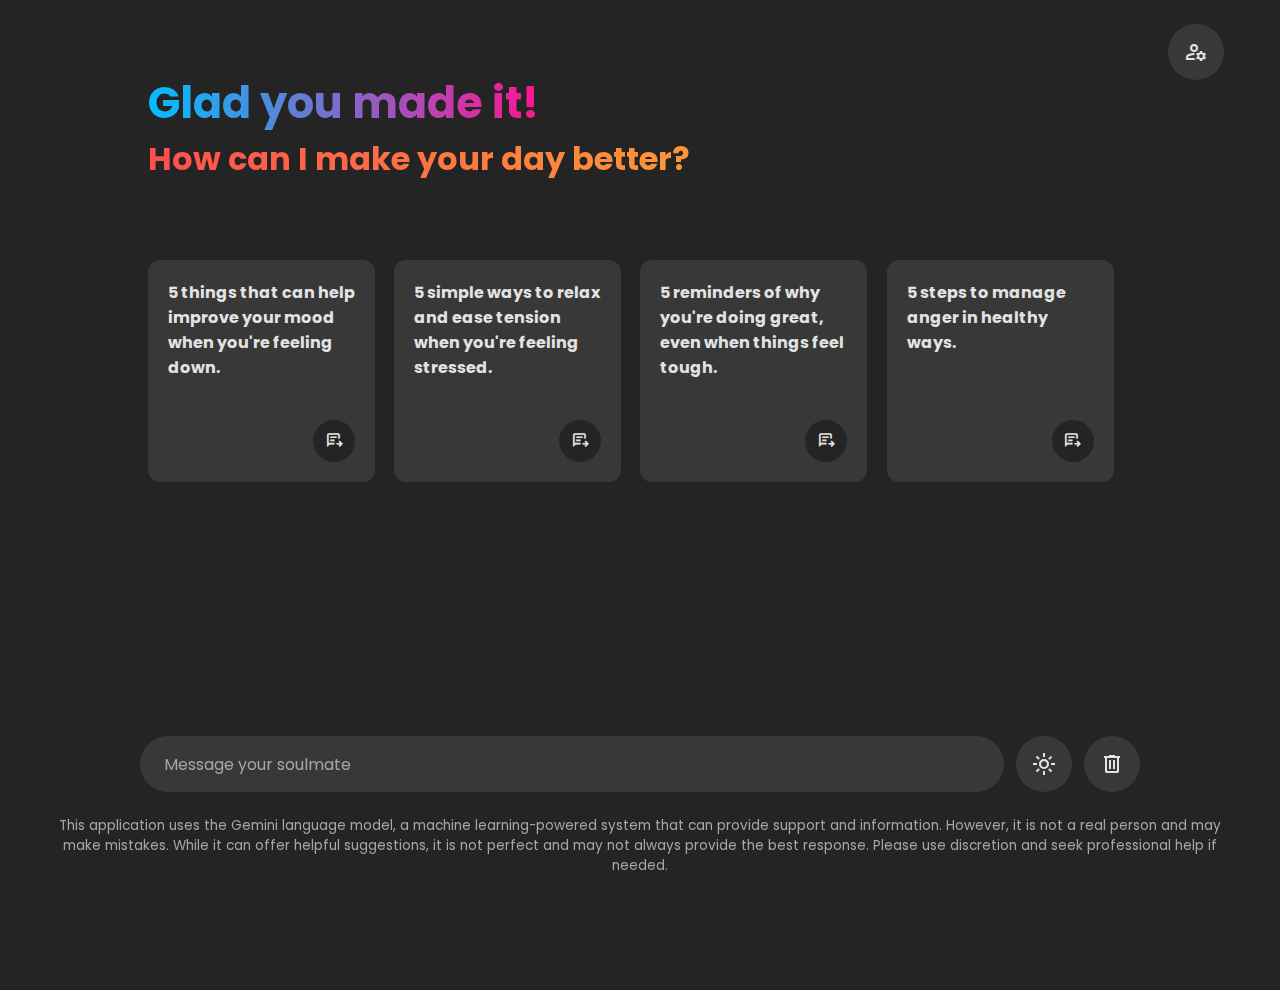
<file: index.html>
<!DOCTYPE html>
<html>
    <head>
        <meta charset="utf-8">
        <meta http-equiv="X-UA-Compatible" content="IE=edge">
        <title>SoulMate</title>
        <meta name="description" content="">
        <meta name="viewport" content="width=device-width, initial-scale=1">
        <link rel="stylesheet" href="style.css">
        <link rel="stylesheet" href="https://fonts.googleapis.com/css2?family=Material+Symbols+Outlined:opsz,wght,FILL,GRAD@24,400,0,0" />
    </head>
    <body class = "homepage">
        <!--Pofile Dropdown-->
            <div class = "profile-dropdown">
                <button class="icon material-symbols-outlined dropdown-btn">manage_accounts</button>
                <div class="dropdown-content">
                    <a href = "profile.html">Profile</a>
                    <a href = "login.html">Logout</a>
                </div>
            </div>
    
        <!--Greetings-->
        <header class="header">
            <h2 class = "title">Glad you made it!</h2>
            <h4 class = "subtitle">How can I make your day better?</h4>

            <!--Suggestions list-->
            <ul class = "suggestion-list">
                <li class = "suggestion">
                    <h4 class = "text">5 things that can help improve your mood when you're feeling down.</h4>
                    <span class=" icon material-symbols-outlined">chat_paste_go</span>
                </li>

                <li class = "suggestion">
                    <h4 class = "text">5 simple ways to relax and ease tension when you're feeling stressed.</h4>
                    <span class="icon material-symbols-outlined">chat_paste_go</span>
                </li>

                <li class = "suggestion">
                    <h4 class = "text">5 reminders of why you're doing great, even when things feel tough.</h4>
                    <span class="icon material-symbols-outlined">chat_paste_go</span>
                </li>

                <li class = "suggestion">
                    <h4 class = "text">5 steps to manage anger in healthy ways.</h4>
                    <span class="icon material-symbols-outlined">chat_paste_go</span>
                </li>
            </ul>
        </header>

        <!--Chat List / Container-->
        <div class = "chat-container">
        <div class="chat-list"></div>
        <div class="scroll-marker"></div>
        </div>

        <!--Typing area-->
        <div class="typing-area">
            <form action="#" class="typing-form">
                <div class="input-wrapper">
                    <input type="text" placeholder = "Message your soulmate"
                    class= "typing-input" required>
                    <button class="icon material-symbols-outlined">send</button>
                </div>
                    <div class="action-buttons">
                        <span id = "toggle-theme-button" class = "icon material-symbols-outlined">light_mode</span>
                        <span id = "delete-chat-button"class = "icon material-symbols-outlined">delete</span>
                </div>
            </form>
            <p class="disclaimer-text">
                This application uses the Gemini language model, a machine learning-powered 
                system that can provide support and information. However, it is not a real 
                person and may make mistakes. While it can offer helpful suggestions, it is not 
                perfect and may not always provide the best response.
                Please use discretion and seek professional help if needed.
            </p>
        </div>

        <script src = "script.js"></script>
    </body>
</html>
</file>
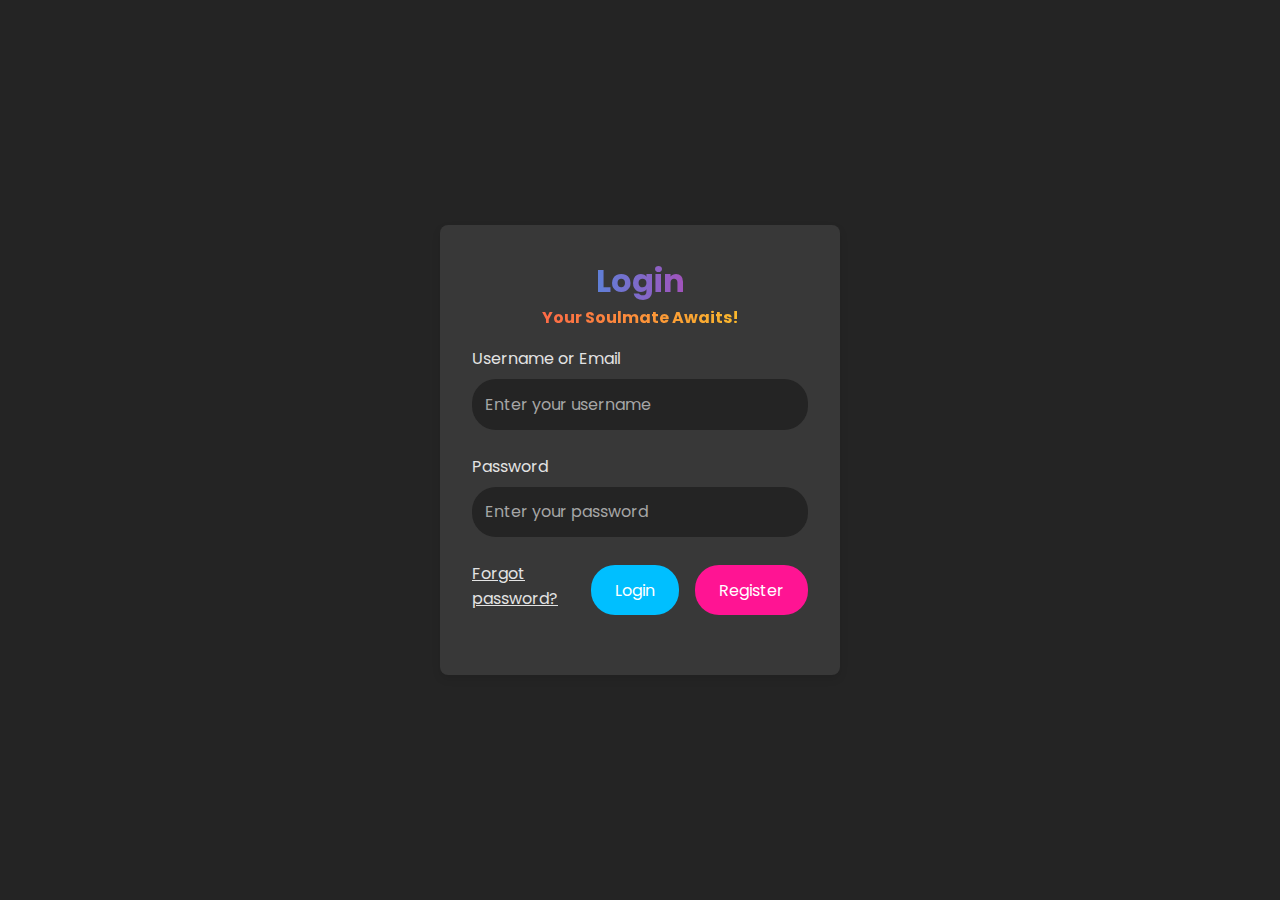
<file: login.html>
<!DOCTYPE html>
<html>
    <head>
        <meta charset="utf-8">
        <meta http-equiv="X-UA-Compatible" content="IE=edge">
        <title>Login</title>
        <meta name="description" content="Login Page">
        <meta name="viewport" content="width=device-width, initial-scale=1">
        <link rel="stylesheet" href="style.css">
        <script src="https://code.jquery.com/jquery-3.6.0.min.js"></script>
        <script src="database_script.js" defer></script>
    </head>
    <body class="login">
        <div class="login-container">
            <h2 class="title">Login</h2>
            <h3 class="subtitle">Your Soulmate Awaits!</h3>

            <!-- Popup for errors and success messages -->
            <div id="errorPopup" class="error-popup"></div>

            <form id="loginForm">
                <div class="form-group">
                    <label class="text" for="username">Username or Email</label>
                    <input class="typing-input" type="text" id="username" name="username" placeholder="Enter your username" required>
                </div>

                <div class="form-group">
                    <label class="text" for="password">Password</label>
                    <input class="typing-input" type="password" id="password" name="password" placeholder="Enter your password" required>
                </div>

                <div class="form-group bottom-row">
                    <a class="text forgot-password" href="/forgot-password">Forgot password?</a>
                    <div class="button-container">
                        <!-- Update IDs to match JavaScript event listeners -->
                        <button class="login-btn" type="button" id="loginButton" name="action" value="login">Login</button>
                        <button class="register-btn" type="button" id="registerButton" name="action" value="register">Register</button>
                    </div>
                </div>
            </form>
        </div>
    </body>
</html>
</file>
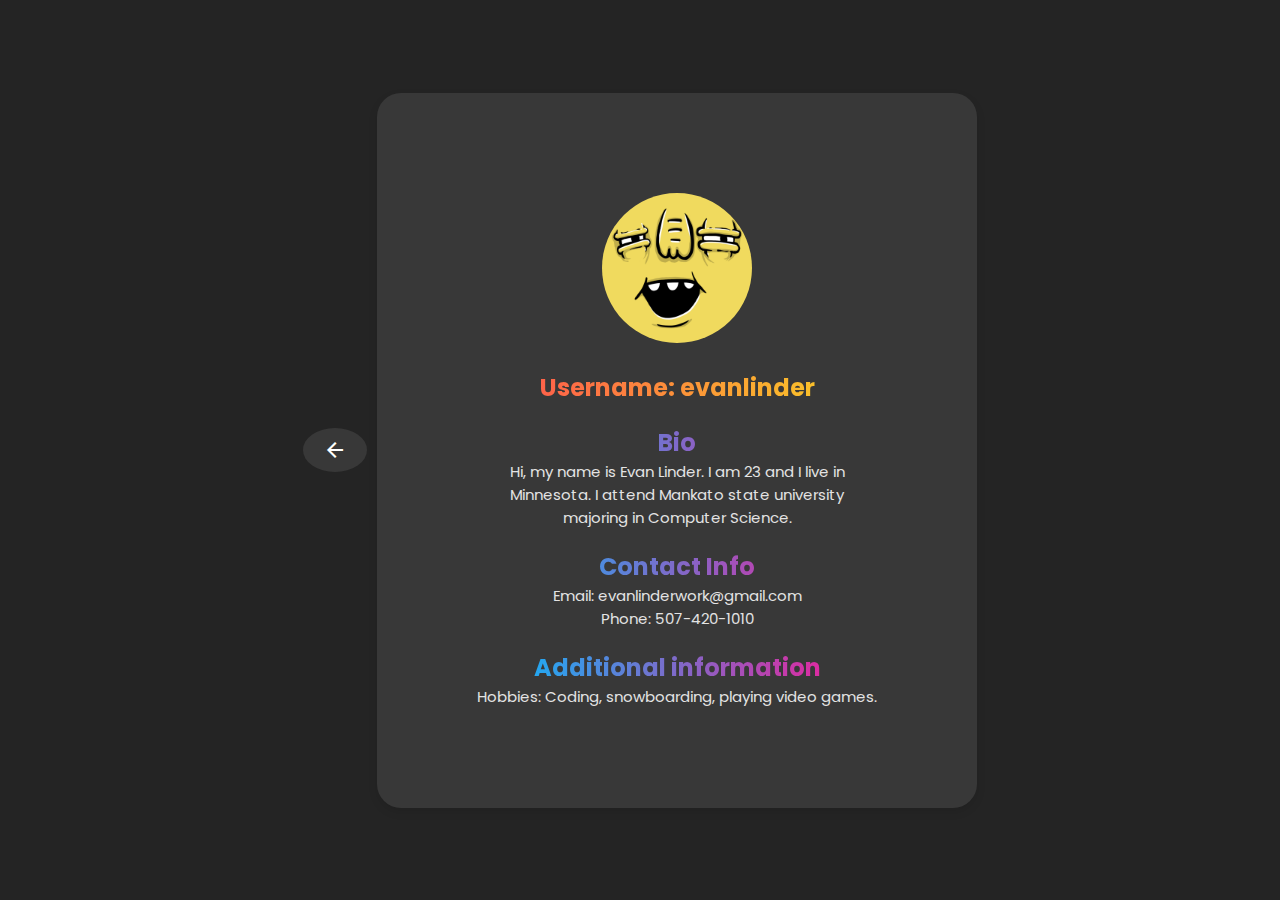
<file: profile.html>
<!DOCTYPE html>
<html>
    <head>
        <meta charset="utf-8">
        <meta http-equiv="X-UA-Compatible" content="IE=edge">
        <title>Profile page</title>
        <meta name="description" content="">
        <meta name="viewport" content="width=device-width, initial-scale=1">
        <link rel="stylesheet" href="style.css">
        <link rel="stylesheet" href="https://fonts.googleapis.com/css2?family=Material+Symbols+Outlined:opsz,wght,FILL,GRAD@24,400,0,0" />
    </head>
    <!--Back button-->
    <a href = "index.html" class = "back-button">
        <span class="material-symbols-outlined">arrow_back</span>
    </a>


    <!--Profile container-->
    <body class = "profile">
        <!--Profile picture-->
        <div class = "profile-container">
            
            <div class = "profile-picture">
                <img src = "images/profile-picture.jpg" alt = "" width = "150" height = "150'">
            </div>

            <!--Username-->
            <div class = "username"> 
                <h2>Username: evanlinder</h2>
            </div>

            <!--Bio section-->
            <div class="bio">
                <h3>Bio</h3>
                <p class = "text">Hi, my name is Evan Linder. I am 23 and I live in Minnesota. I attend Mankato state university 
                    majoring in Computer Science.
                </p>
            </div>

            <!--Contact info-->
            <div class="contact-info">
                <h3 class = "heading">Contact Info</h3>
                <p class = "text">Email: evanlinderwork@gmail.com</p>
                <p class = "text">Phone: 507-420-1010</p>
            </div>

            <!--Additional hobbies-->
            <div class="additional-hobbies">
                <h3 class = "heading">Additional information</h3>
                <p class = "text">Hobbies: Coding, snowboarding, playing video games.</p>
            </div>
        </div>
    </body>
</html>
</file>
<file: style.css>
/* font */
@import url('https://fonts.googleapis.com/css2?family=Poppins:ital,wght@0,100;0,200;0,300;0,400;0,500;0,600;0,700;0,800;0,900;1,100;1,200;1,300;1,400;1,500;1,600;1,700;1,800;1,900&display=swap');

* {
    margin: 0;
    padding: 0;
    box-sizing: border-box;
    font-family: "Poppins" , sans-serif;
}

/* HOMEPAGE */

:root {
    --text-color: #E3E3E3;
    --subheading-color: #828282;
    --placeholder-color: #A6A6A6;
    --primary-color: #242424;
    --secondary-color: #383838;
    --secondary-hover-color: #444;
}

.light_mode {
    --text-color: #222;
    --subheading-color: #A0A0A0;
    --placeholder-color: #6C6C6C;
    --primary-color: #FFF;
    --secondary-color: #bcbec2;
    --secondary-hover-color: #9c9c9c;
}

.homepage {
    background: var(--primary-color);
}

.homepage .profile-dropdown {
    position: relative;
    display: inline-block;
    position: absolute;
    top: 0;
    right: 0;
    padding-top: 1.5rem;
    padding-right: 3.5rem;
    z-index: 1;
}

.homepage .dropdown-btn {
    display: flex;
    align-items: center;
    justify-content: center;
    background: var(--secondary-color);
    border: none;
    color: var(--text-color);
    border-radius: 50%;
    height: 56px;
    width: 56px;
    cursor: pointer;
}

.homepage .dropdown-content {
    display: none;
    position: absolute;
    top: 100%; 
    left: auto; 
    right: 10px; 
    background-color: var(--secondary-color);
    border-radius: 0.5rem;
    box-shadow: 0 4px 8px rgba(0, 0, 0, 0.2);
    z-index: 20; 
    min-width: 150px;
    padding: 10px; 
    overflow: hidden;
    text-align: center;
}

.homepage .dropdown-content a {
    display: block;
    padding: 0.75rem 1rem;
    text-decoration: none;
    color: var(--text-color);
    font-size: 1rem;
    transition: background-color 0.2s ease;
}

.homepage .profile-dropdown .dropdown-content a:hover {
    background-color: var(--secondary-hover-color);
    border-radius: 0.5rem;
}

.homepage .profile-dropdown:hover .dropdown-content, .homepage .profile-dropdown .dropdown-content:hover {
    display: block;
}


.homepage .header, .homepage .typing-area {
    color: var(--text-color);
}

.homepage .header, .chat-list .message, .homepage .typing-form{
    max-width: 1000px;
    margin: 0 auto;
}

.homepage .header {
    margin-top: 7vh;
    padding: 0.5rem;

}

body.hide-header .header {
    display: none;
    margin-top: 0;
}

.homepage .header .title {
    font-size: 2.7rem;
    width: fit-content;
    background-clip: text;
    background: linear-gradient(to right, #00BFFF, #FF1493);
    -webkit-background-clip: text;
    -webkit-text-fill-color: transparent;
}

.homepage .header .subtitle {
    font-size: 2.0rem;
    background: linear-gradient(to right, #FF4E50, #F9D423);
    background-clip: text;
    -webkit-background-clip: text;
    -webkit-text-fill-color: transparent;
}

.homepage .suggestion-list {
    margin-top: 8.5vh;
    list-style: none;
    display: flex;
    gap: 1.2rem;
    overflow-x: auto;
    scrollbar-width: none;
}

.homepage .suggestion-list .suggestion {
    padding: 1.25rem;
    cursor: pointer;
    width: 227px;
    flex-shrink: 0;
    display: flex;
    flex-direction: column;
    align-items: flex-end;
    justify-content: space-between;
    border-radius: 0.75rem;
    background: var(--secondary-color)
}

.homepage .suggestion-list .suggestion:hover {
    background: var(--secondary-hover-color)
}

.homepage .suggestion-list .suggestion .text {
    font-weight: 400px;
}

.homepage .suggestion-list .suggestion .icon {
    height: 42px;
    width: 42px;
    font-size: 1.3rem;
    margin-top: 2.5rem;
    display: flex;
    align-items: center;
    justify-content: center;
    border-radius: 50%;
    background: var(--primary-color);
}

.homepage .typing-area {
    position: fixed;
    width: 100%;
    bottom: 0;
}

.homepage .typing-area :where(.homepage .typing-form, .homepage .action-buttons) {
    display: flex;
    gap: 0.75rem;
}

.homepage .typing-area .input-wrapper {
    height: 56px;
    width: 100%;
    display: flex;
    position: relative;
}

.homepage .typing-area .typing-input {
    width: 100%;
    height: 100%;
    border: none;
    outline: none;
    font-size: 1rem;
    color: var(--text-color);
    border-radius: 6.2rem;
    padding: 1.1rem 4rem 1.1rem 1.5rem;
    background: var(--secondary-color);
}

.homepage .typing-area .typing-input:focus {
    background: var(--secondary-hover-color);
}

.homepage .typing-area .typing-input::placeholder {
    color: var(--placeholder-color);
}

.homepage .typing-area .icon {
    height: 56px;
    width: 56px;
    cursor: pointer;
    display: flex;
    align-items: center;
    justify-content: center;
    border-radius: 50%;
    background: var(--secondary-color);
}

.homepage .typing-area .icon:hover {
    background: var(--secondary-hover-color)!important;
}

.homepage .typing-area .input-wrapper .icon {
    position: absolute;
    right: 0;
    outline: none;
    border: none;
    background: none;
    color: var(--text-color);
    transform: scale(0);
    transition: transform 0.2s ease;
}

.homepage .typing-area .input-wrapper .typing-input:valid ~ .icon {
    transform: scale(1);
}

.homepage .typing-area .disclaimer-text {
    font-size: 0.85rem;
    margin-top: 1.5rem;
    text-align: center;
    color: var(--placeholder-color);
    margin-bottom: 1.5rem;
    padding-left: 3rem;
    padding-right: 3rem;
}

/* LOGIN PAGE */
.login {
    background: var(--primary-color);
    display: flex;
    justify-content: center;
    align-items: center;
    height: 100vh;
    margin: 0;
}

.login .login-container {
    background-color: var(--secondary-color);
    padding: 2rem;
    border-radius: 8px;
    box-shadow: 0 4px 8px rgba(0, 0, 0, 0.1);
    width: 100%;
    max-width: 400px;
}

/* Title and subtitle styles */
.login .title {
    font-size: 2rem;
    text-align: center;
    background-clip: text;
    background: linear-gradient(to right, #00BFFF, #FF1493);
    -webkit-background-clip: text;
    -webkit-text-fill-color: transparent;
}

.login .subtitle {
    font-size: 1rem;
    text-align: center;
    margin-bottom: 1rem;
    background: linear-gradient(to right, #FF4E50, #F9D423);
    background-clip: text;
    -webkit-background-clip: text;
    -webkit-text-fill-color: transparent;
}

/* Form group styling */
.login .form-group {
    margin-bottom: 1.5rem;
}

.login .form-group .text {
    color: var(--text-color);
    font-size: 1rem;
    margin-bottom: 0.5rem;
    display: block;
}

/* Input field styling */
.login .typing-input {
    width: 100%;
    padding: 0.8rem;
    border: none;
    border-radius: 1.5rem;
    font-size: 1rem;
    border: none;
    outline: none;
    font-size: 1rem;
    color: var(--text-color);
    background: var(--primary-color);

}

.login .form-group .typing-input:focus {
    background: var(--secondary-hover-color);
}

.login .form-group .typing-input::placeholder {
    color: var(--placeholder-color);
}

/* Bottom row of buttons (forgot password and submit) */
.login .bottom-row {
    display: flex;
    justify-content: space-between;
    align-items: center;
}

/* Forgot password link */
.login .forgot-password {
    font-size: 0.5rem;
}

/* Login button styling */
.login .login-btn {
    padding: 0.8rem 1.5rem;
    background-color: #00BFFF;
    color: white;
    border: none;
    border-radius: 1.5rem;
    font-size: 1rem;
    cursor: pointer;
}

.login .login-btn:hover {
    background-color: var(--secondary-hover-color);
}

/* Register button styling */
.login .register-btn {
    display: inline-block;
    padding: 0.8rem 1.5rem;
    background-color: #FF1493;
    color: white;
    text-decoration: none;
    border-radius: 1.5rem;
    font-size: 1rem;
    text-align: center;
    margin-left: 1rem;
    border: none;
    outline: none;
}

.login .register-btn:hover {
    background-color: var(--secondary-hover-color);
}

.login .button-container {
    display: flex;
    justify-content: flex-end;
    align-items: center;
}

.error-popup {
    display: none;
    position: fixed;
    top: 10%;
    left: 50%;
    transform: translateX(-50%);
    padding: 15px 20px;
    background-color: #f44336;
    color: white;
    font-size: 16px;
    border-radius: 5px;
    box-shadow: 0 4px 8px rgba(0, 0, 0, 0.2);
    z-index: 1000;
}
.error-popup.success {
    background-color: #4caf50;
}

/*Profile page*/
/*    --text-color: #E3E3E3;
    --subheading-color: #828282;
    --placeholder-color: #A6A6A6;
    --primary-color: #242424;
    --secondary-color: #383838;
    --secondary-hover-color: #444;
    */
.profile {
    background: var(--primary-color);
    margin: 0;
    padding: 0;
    display: flex;
    justify-content: center;
    align-items: center;
    height: 100vh;
    text-align: center;
}

.profile-container {
    background-color: var(--secondary-color);
    border-radius: 1.5rem;
    width: 600px;
    box-sizing: border-box;
    padding: 100px;
    box-shadow: 0 4px 10px rgba(0, 0, 0, 0.1);
}

.profile-picture img {
    border-radius: 50%;
    width: 150px;
    height: 150px;
    object-fit: cover;
    margin-bottom: 20px;
}

.profile .profile-container .text {
    color: var(--text-color);
}

.profile .profile-container .heading {
    color: var(--text-color);

}

.profile .username {
    margin-bottom: 20px;
}

.profile .bio h3 {
    font-size: 24px; 
    background-clip: text;
    background: linear-gradient(to right, #00BFFF, #FF1493);
    -webkit-background-clip: text;
    -webkit-text-fill-color: transparent;
}
.profile .bio  {
    font-size: 15px;
    padding-bottom: 20px;
}


.profile .contact-info h3 {
    font-size: 24px;
    background-clip: text;
    background: linear-gradient(to right, #00BFFF, #FF1493);
    -webkit-background-clip: text;
    -webkit-text-fill-color: transparent;
}

.profile .contact-info {
    padding-bottom: 20px;
    font-size: 15px;
}

.username h2 {
    font-size: 24px;
    background-clip: text;
    background: linear-gradient(to right, #FF4E50, #F9D423);
    -webkit-background-clip: text;
    -webkit-text-fill-color: transparent;
}

.profile .additional-hobbies h3 {
    font-size: 24px;
    background-clip: text;
    background: linear-gradient(to right, #00BFFF, #FF1493);
    -webkit-background-clip: text;
    -webkit-text-fill-color: transparent;
}

.profile .additional-hobbies {
    font-size: 15px;
}

.back-button {
    display: flex;
    align-items: center;
    justify-content: center;
    color: white;
    border: none;
    padding: 10px 20px;
    text-decoration: none;
    cursor: pointer;
    background: var(--secondary-color);
    border-radius: 50%;
    margin-right: 10px;
}

.back-button:hover {
    background-color: var(--secondary-hover-color);
}

/*CHAT LIST*/
.chat-list .outgoing .avatar {
    width: 40px;
    height: 40px;
    object-fit: cover;
    border-radius: 50%;
    align-self: flex-start;
}

.chat-list .incoming .avatar {
    width: 40px;
    height: 40px;
    object-fit: cover;
    align-self: flex-start;
}

.chat-list {
    padding: 2rem 1rem 12rem;
    max-height: 100vh;
    overflow-y: auto;
    scrollbar-color: #999 transparent;
}


.chat-list .message.incoming {
    margin-top: 1.5rem;
}

.chat-list .message .message-content {
    display: flex;
    gap: 1.5rem;
    width: 100%;
    align-items: center;
}

.chat-list .message .text {
    color: var(--text-color);
}

.chat-list .message .text.error {
    color: #e55865;
}


.chat-list .message .icon{
    height: 35px;
    width: 35px;
    display: flex;
    align-items: center;
    justify-content: center;
    cursor: pointer;
    margin-left: 3.5rem;
    color: var(--text-color);
    border-radius: 50%;
    font-size: 1.25rem;
    visibility: hidden;
}

.chat-list .message .icon:hover {
    background: var(--secondary-color);
}

.chat-list .message:not(.loading):hover .icon:not(.hide){
    visibility: visible;
}

.chat-list .loading-indicator {
    display: none;
    width: 100%;
    gap: 0.8rem;
    flex-direction: column;
}

.chat-list .message.loading .loading-indicator {
    display: flex;
}

.chat-list .loading-indicator .loading-bar {
    height: 11px;
    width: 100%;
    background: linear-gradient(to right, #FF4E50,var(--primary-color), #F9D423);
    animation: animate 4s linear infinite;
}

@keyframes animate {
    0% {
        background-position: -800px 0;
    }

    100% {
        background-position: 800px 0;
    }
}

.chat-list .message.loading .text {
    display: none;
}

.chat-list .loading-indicator .loading-bar:last-child {
        width: 80%;
}

.chat-list .loading-indicator .loading-bar:nth-child(2) {
    width: 90%;
}

.chat-list .message.loading .avatar {
    animation: rotate 4s linear infinite;
}

@keyframes rotate {
    100% {
        transform: rotate(360deg);
    }
}

.chat-container {
    height: 500px;
    overflow-y: auto;
    position: relative;
}

.scroll-marker {
    position: absolute;
    bottom: 10px;
    width: 100%;
    height: 1px;
    background-color: transparent;
}

.chat-list.hide-old-text {
    opacity: 0.3;
    pointer-events: none;
}
</file>
